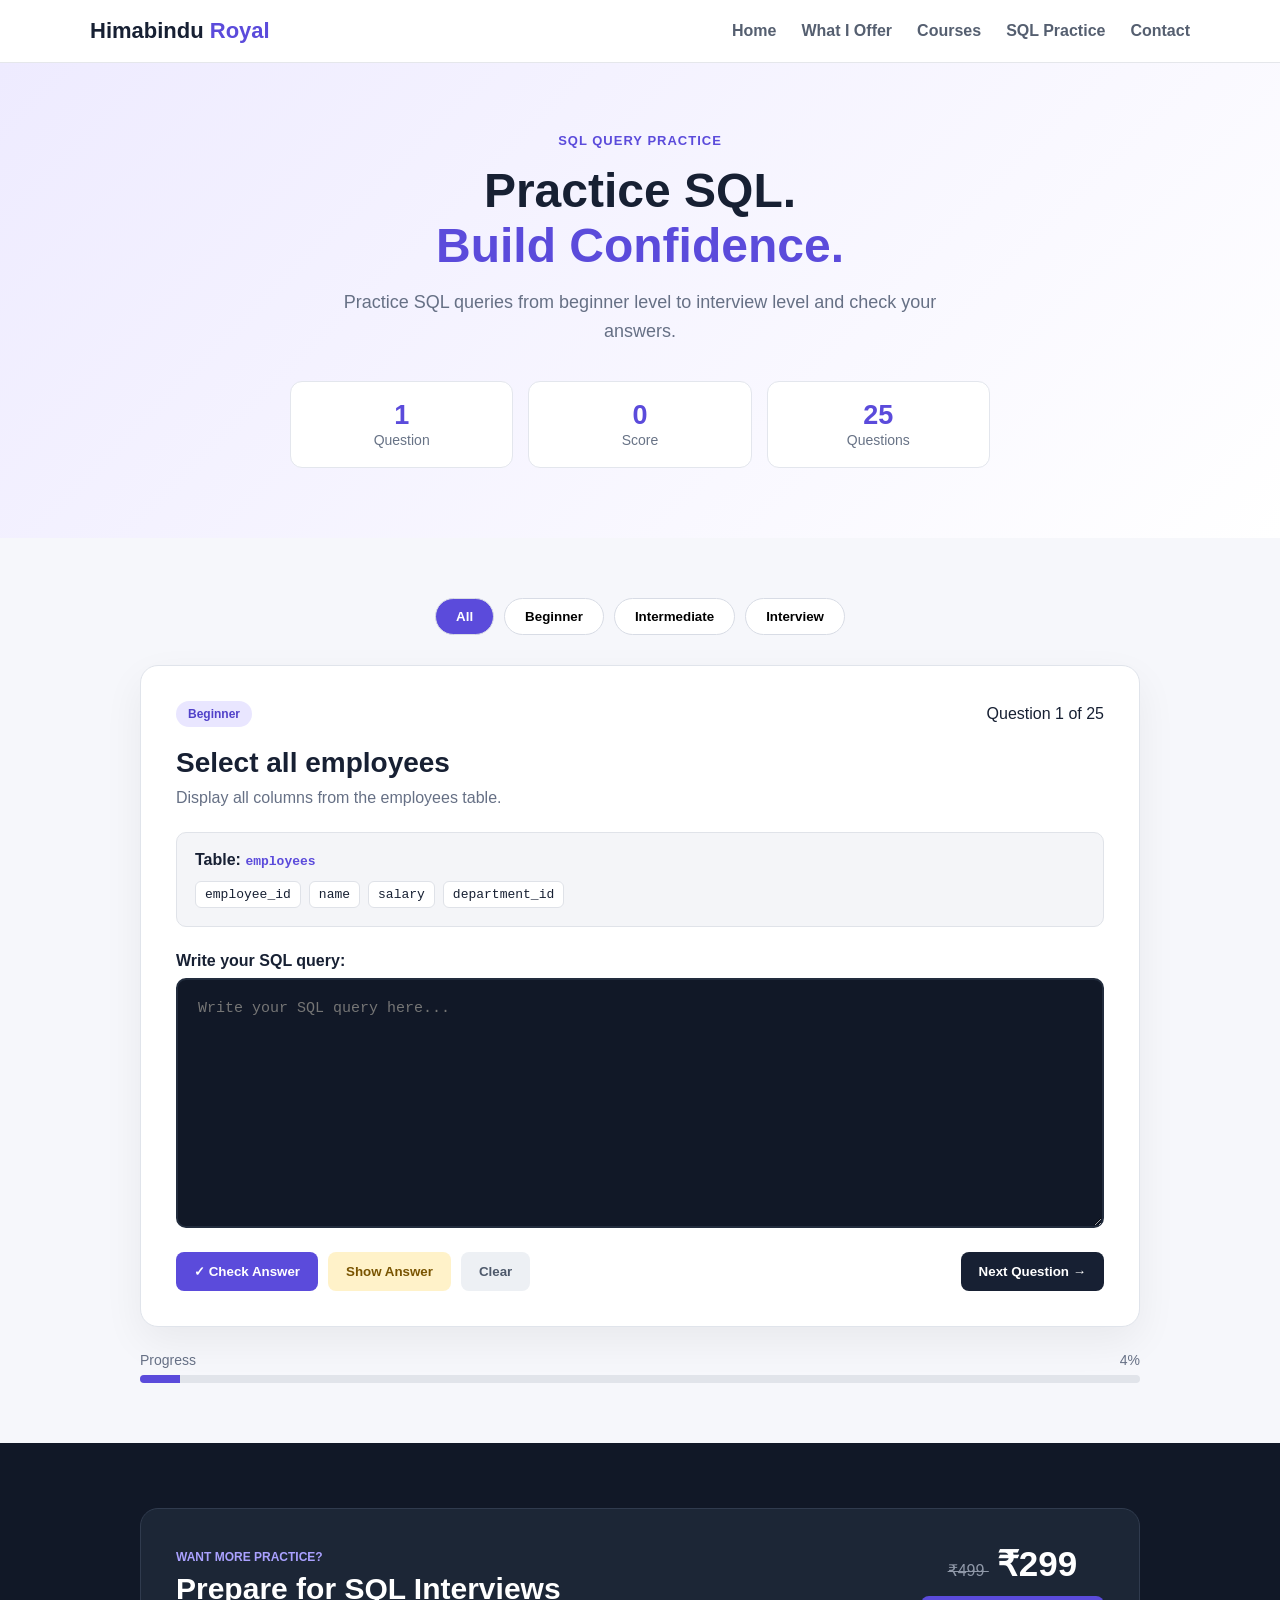
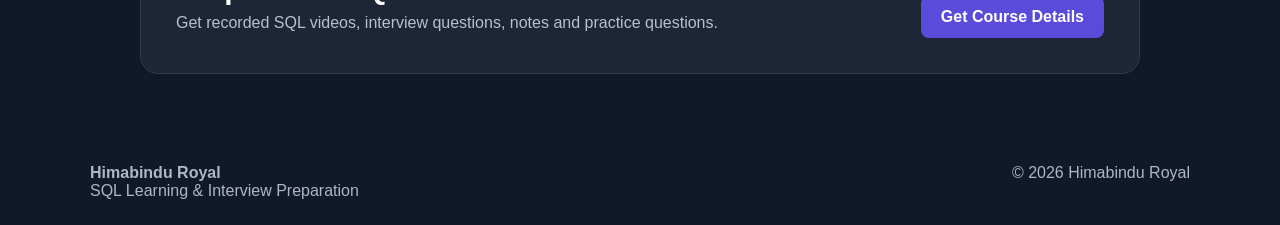
<file: practice.html>
<!DOCTYPE html>
<html lang="en">
<head>

<meta charset="UTF-8">

<meta name="viewport" content="width=device-width, initial-scale=1.0">

<title>SQL Query Practice | Himabindu Royal</title>

<style>

/* =========================
   BASIC
========================= */

* {
    box-sizing: border-box;
    margin: 0;
    padding: 0;
}

body {
    font-family: Arial, sans-serif;
    background: #f6f7fb;
    color: #172033;
}

.container {
    width: 92%;
    max-width: 1000px;
    margin: auto;
}


/* =========================
   NAVBAR
========================= */

.navbar {
    background: white;
    border-bottom: 1px solid #e5e7eb;
    padding: 18px 0;
}

.navbar-inner {
    width: 92%;
    max-width: 1100px;
    margin: auto;

    display: flex;
    justify-content: space-between;
    align-items: center;
}

.logo {
    font-size: 22px;
    font-weight: bold;
}

.logo span {
    color: #5b4bdb;
}

.nav-links {
    display: flex;
    gap: 25px;
}

.nav-links a {
    text-decoration: none;
    color: #555f70;
    font-weight: 600;
}


/* =========================
   HERO
========================= */

.hero {
    background: linear-gradient(
        135deg,
        #eeebff,
        #ffffff
    );

    padding: 70px 0;
    text-align: center;
}

.hero-label {
    color: #5b4bdb;
    font-size: 13px;
    font-weight: bold;
    letter-spacing: 1px;
}

.hero h1 {
    font-size: 48px;
    margin: 15px 0;
}

.hero h1 span {
    color: #5b4bdb;
}

.hero p {
    max-width: 650px;
    margin: auto;
    color: #667085;
    font-size: 18px;
    line-height: 1.6;
}


/* =========================
   STATS
========================= */

.stats {
    width: 700px;
    max-width: 100%;
    margin: 35px auto 0;

    display: grid;
    grid-template-columns: repeat(3, 1fr);
    gap: 15px;
}

.stat {
    background: white;
    border: 1px solid #e3e6ed;
    border-radius: 12px;
    padding: 18px;
}

.stat strong {
    display: block;
    font-size: 27px;
    color: #5b4bdb;
}

.stat span {
    color: #687386;
    font-size: 14px;
}


/* =========================
   PRACTICE
========================= */

.practice-section {
    padding: 60px 0;
}


/* FILTERS */

.filters {
    display: flex;
    justify-content: center;
    gap: 10px;
    flex-wrap: wrap;
    margin-bottom: 30px;
}

.filter {
    border: 1px solid #d8dce5;
    background: white;
    padding: 10px 20px;
    border-radius: 30px;
    cursor: pointer;
    font-weight: bold;
}

.filter.active {
    background: #5b4bdb;
    color: white;
}


/* CARD */

.practice-card {
    background: white;
    border: 1px solid #e0e4eb;
    border-radius: 18px;
    padding: 35px;

    box-shadow:
        0 15px 40px rgba(0,0,0,0.06);
}


/* HEADER */

.question-header {
    display: flex;
    justify-content: space-between;
    align-items: center;
    margin-bottom: 20px;
}

.level {
    background: #e9e6ff;
    color: #5141c9;
    padding: 6px 12px;
    border-radius: 20px;
    font-size: 12px;
    font-weight: bold;
}


/* QUESTION */

.practice-card h2 {
    font-size: 28px;
    margin-bottom: 10px;
}

.description {
    color: #667085;
    margin-bottom: 25px;
}


/* TABLE */

.table-box {
    background: #f4f5f8;
    border: 1px solid #e0e3e9;
    padding: 18px;
    border-radius: 10px;
    margin-bottom: 25px;
}

.table-title {
    font-weight: bold;
    margin-bottom: 12px;
}

.table-title code {
    color: #5b4bdb;
}

.columns {
    display: flex;
    flex-wrap: wrap;
    gap: 8px;
}

.column {
    background: white;
    border: 1px solid #dfe2e8;
    border-radius: 6px;
    padding: 5px 9px;
    font-family: monospace;
    font-size: 13px;
}


/* EDITOR */

.editor-label {
    display: block;
    font-weight: bold;
    margin-bottom: 8px;
}

textarea {
    width: 100%;
    min-height: 250px;

    background: #111827;
    color: #e5e7eb;

    border: 2px solid #222c3d;
    border-radius: 10px;

    padding: 20px;

    font-family: monospace;
    font-size: 15px;

    resize: vertical;
}

textarea:focus {
    outline: none;
    border-color: #5b4bdb;
}


/* FEEDBACK */

.feedback {
    display: none;
    margin-top: 15px;
    padding: 15px;
    border-radius: 8px;
    font-weight: bold;
}

.feedback.correct {
    display: block;
    background: #e9f8ef;
    color: #19743d;
}

.feedback.wrong {
    display: block;
    background: #fff0f0;
    color: #a33a3a;
}


/* ANSWER */

.answer {
    display: none;
    margin-top: 18px;
    border-radius: 10px;
    overflow: hidden;
    border: 1px solid #ddd;
}

.answer.show {
    display: block;
}

.answer-title {
    background: #e9e6ff;
    padding: 12px 16px;
    font-weight: bold;
    color: #4e3bb5;
}

.answer pre {
    margin: 0;
    padding: 20px;
    background: #111827;
    color: white;

    font-family: monospace;
    white-space: pre-wrap;
    overflow-x: auto;
}

.answer-note {
    padding: 12px 16px;
    background: #f5f6fa;
    color: #667085;
}


/* BUTTONS */

.buttons {
    display: flex;
    gap: 10px;
    flex-wrap: wrap;
    margin-top: 20px;
}

button {
    font-family: inherit;
}

.check,
.show-answer,
.clear,
.next {
    border: none;
    padding: 12px 18px;
    border-radius: 8px;
    cursor: pointer;
    font-weight: bold;
}

.check {
    background: #5b4bdb;
    color: white;
}

.show-answer {
    background: #fff2c9;
    color: #795400;
}

.clear {
    background: #edf0f4;
    color: #4e596b;
}

.next {
    background: #172033;
    color: white;
    margin-left: auto;
}


/* PROGRESS */

.progress-area {
    margin-top: 25px;
}

.progress-info {
    display: flex;
    justify-content: space-between;
    color: #667085;
    font-size: 14px;
    margin-bottom: 7px;
}

.progress-bar {
    height: 8px;
    background: #e1e4ea;
    border-radius: 20px;
    overflow: hidden;
}

.progress {
    height: 100%;
    background: #5b4bdb;
    width: 4%;
}


/* =========================
   CTA
========================= */

.cta-section {
    background: #111827;
    padding: 65px 0;
    color: white;
}

.cta {
    background: #1c2636;
    border: 1px solid #303b4e;
    border-radius: 18px;
    padding: 35px;

    display: flex;
    justify-content: space-between;
    align-items: center;
    gap: 30px;
}

.cta-label {
    color: #aaa1ff;
    font-size: 12px;
    font-weight: bold;
}

.cta h2 {
    font-size: 30px;
    margin: 8px 0;
}

.cta p {
    color: #b8c0ce;
}

.price {
    text-align: center;
}

.old-price {
    text-decoration: line-through;
    color: #8f98a8;
    margin-right: 8px;
}

.new-price {
    font-size: 35px;
    font-weight: bold;
}

.course-button {
    display: inline-block;
    margin-top: 12px;

    background: #5b4bdb;
    color: white;

    padding: 12px 20px;
    border-radius: 8px;

    text-decoration: none;
    font-weight: bold;
}


/* =========================
   COMPLETE
========================= */

.completed {
    text-align: center;
    padding: 50px 20px;
}

.completed-icon {
    font-size: 55px;
}

.completed h2 {
    font-size: 30px;
    margin: 10px 0;
}

.final-score {
    color: #5b4bdb;
    font-size: 50px;
    font-weight: bold;
    margin: 20px 0;
}


/* =========================
   FOOTER
========================= */

footer {
    background: #111827;
    color: #aeb7c7;
    padding: 25px;
}

.footer-inner {
    width: 92%;
    max-width: 1100px;
    margin: auto;

    display: flex;
    justify-content: space-between;
}


/* =========================
   MOBILE
========================= */

@media(max-width: 700px) {

    .nav-links {
        display: none;
    }

    .hero h1 {
        font-size: 38px;
    }

    .stats {
        grid-template-columns: 1fr;
    }

    .practice-card {
        padding: 22px;
    }

    .question-header {
        flex-direction: column;
        align-items: flex-start;
        gap: 10px;
    }

    .practice-card h2 {
        font-size: 23px;
    }

    .next {
        margin-left: 0;
    }

    .cta {
        flex-direction: column;
        align-items: flex-start;
    }

    .footer-inner {
        flex-direction: column;
        gap: 10px;
        text-align: center;
    }

}

</style>

</head>


<body>


<!-- ================= NAVBAR ================= -->

<header class="navbar">

    <div class="navbar-inner">

        <div class="logo">
            Himabindu <span>Royal</span>
        </div>

        <div class="nav-links">

            <a href="index.html">
                Home
            </a>

            <a href="index.html#offers">
                What I Offer
            </a>

            <a href="index.html#course">
                Courses
            </a>

            <a href="practice.html">
                SQL Practice
            </a>

            <a href="index.html#contact">
                Contact
            </a>

        </div>

    </div>

</header>



<!-- ================= HERO ================= -->

<section class="hero">

    <div class="container">

        <div class="hero-label">
            SQL QUERY PRACTICE
        </div>


        <h1>
            Practice SQL.
            <br>
            <span>Build Confidence.</span>
        </h1>


        <p>

            Practice SQL queries from beginner level
            to interview level and check your answers.

        </p>


        <div class="stats">

            <div class="stat">

                <strong id="questionNumber">
                    1
                </strong>

                <span>
                    Question
                </span>

            </div>


            <div class="stat">

                <strong id="score">
                    0
                </strong>

                <span>
                    Score
                </span>

            </div>


            <div class="stat">

                <strong>
                    25
                </strong>

                <span>
                    Questions
                </span>

            </div>

        </div>

    </div>

</section>



<!-- ================= PRACTICE ================= -->

<section class="practice-section">

    <div class="container">


        <div class="filters">

            <button
                class="filter active"
                onclick="filterQuestions('all', this)">

                All

            </button>


            <button
                class="filter"
                onclick="filterQuestions('beginner', this)">

                Beginner

            </button>


            <button
                class="filter"
                onclick="filterQuestions('intermediate', this)">

                Intermediate

            </button>


            <button
                class="filter"
                onclick="filterQuestions('interview', this)">

                Interview

            </button>

        </div>



        <div class="practice-card"
             id="practiceCard">


            <div class="question-header">

                <span
                    class="level"
                    id="level">

                    Beginner

                </span>


                <span id="counter">
                    Question 1 of 25
                </span>

            </div>


            <h2 id="title">
                Loading...
            </h2>


            <p
                class="description"
                id="description">

            </p>


            <div class="table-box">

                <div class="table-title">

                    Table:

                    <code id="table">
                        employees
                    </code>

                </div>


                <div
                    class="columns"
                    id="columns">

                </div>

            </div>


            <label
                class="editor-label">

                Write your SQL query:

            </label>


            <textarea
                id="sql"
                placeholder="Write your SQL query here..."></textarea>


            <div
                id="feedback"
                class="feedback">

            </div>


            <div
                id="answer"
                class="answer">

            </div>


            <div class="buttons">

                <button
                    class="check"
                    onclick="checkAnswer()">

                    ✓ Check Answer

                </button>


                <button
                    class="show-answer"
                    onclick="showAnswer()">

                    Show Answer

                </button>


                <button
                    class="clear"
                    onclick="clearAnswer()">

                    Clear

                </button>


                <button
                    class="next"
                    onclick="nextQuestion()">

                    Next Question →

                </button>

            </div>

        </div>



        <div class="progress-area">

            <div class="progress-info">

                <span>
                    Progress
                </span>

                <span id="progressText">
                    4%
                </span>

            </div>


            <div class="progress-bar">

                <div
                    class="progress"
                    id="progress">

                </div>

            </div>

        </div>

    </div>

</section>



<!-- ================= CTA ================= -->

<section class="cta-section">

    <div class="container">

        <div class="cta">

            <div>

                <div class="cta-label">
                    WANT MORE PRACTICE?
                </div>


                <h2>
                    Prepare for SQL Interviews
                </h2>


                <p>
                    Get recorded SQL videos,
                    interview questions,
                    notes and practice questions.
                </p>

            </div>


            <div class="price">

                <div>

                    <span class="old-price">
                        ₹499
                    </span>

                    <span class="new-price">
                        ₹299
                    </span>

                </div>


                <a
                    href="index.html#contact"
                    class="course-button">

                    Get Course Details

                </a>

            </div>

        </div>

    </div>

</section>



<!-- ================= FOOTER ================= -->

<footer>

    <div class="footer-inner">

        <div>

            <strong>
                Himabindu Royal
            </strong>

            <br>

            SQL Learning & Interview Preparation

        </div>


        <div>

            © <span id="year"></span>
            Himabindu Royal

        </div>

    </div>

</footer>



<script>

/* ==========================================
   QUESTIONS
========================================== */

const questions = [

    {
        level: "beginner",
        title: "Select all employees",
        description: "Display all columns from the employees table.",
        table: "employees",
        columns: ["employee_id", "name", "salary", "department_id"],
        answer: "SELECT * FROM employees;",
        keywords: ["select", "from", "employees"]
    },

    {
        level: "beginner",
        title: "Select employee names",
        description: "Display only the name column.",
        table: "employees",
        columns: ["employee_id", "name", "salary"],
        answer: "SELECT name FROM employees;",
        keywords: ["select", "name", "from", "employees"]
    },

    {
        level: "beginner",
        title: "Find salary above 50000",
        description: "Find employees whose salary is greater than 50000.",
        table: "employees",
        columns: ["employee_id", "name", "salary"],
        answer: "SELECT * FROM employees WHERE salary > 50000;",
        keywords: ["select", "from", "employees", "where", "salary", "50000"]
    },

    {
        level: "beginner",
        title: "Find IT employees",
        description: "Find employees who belong to the IT department.",
        table: "employees",
        columns: ["employee_id", "name", "department"],
        answer: "SELECT * FROM employees WHERE department = 'IT';",
        keywords: ["select", "from", "employees", "where", "department", "it"]
    },

    {
        level: "beginner",
        title: "Salary below 30000",
        description: "Find employees whose salary is less than 30000.",
        table: "employees",
        columns: ["employee_id", "name", "salary"],
        answer: "SELECT * FROM employees WHERE salary < 30000;",
        keywords: ["select", "from", "employees", "where", "salary", "30000"]
    },

    {
        level: "beginner",
        title: "Sort by salary",
        description: "Display employees from highest salary to lowest salary.",
        table: "employees",
        columns: ["employee_id", "name", "salary"],
        answer: "SELECT * FROM employees ORDER BY salary DESC;",
        keywords: ["select", "from", "employees", "order", "by", "salary", "desc"]
    },

    {
        level: "beginner",
        title: "Find unique departments",
        description: "Display each department only once.",
        table: "employees",
        columns: ["employee_id", "department"],
        answer: "SELECT DISTINCT department FROM employees;",
        keywords: ["select", "distinct", "department", "from", "employees"]
    },

    {
        level: "beginner",
        title: "Find employees between salaries",
        description: "Find employees with salary between 30000 and 60000.",
        table: "employees",
        columns: ["employee_id", "name", "salary"],
        answer: "SELECT * FROM employees WHERE salary BETWEEN 30000 AND 60000;",
        keywords: ["select", "from", "employees", "where", "salary", "between", "30000", "60000"]
    },

    {
        level: "beginner",
        title: "Names starting with A",
        description: "Find employees whose names start with A.",
        table: "employees",
        columns: ["employee_id", "name"],
        answer: "SELECT * FROM employees WHERE name LIKE 'A%';",
        keywords: ["select", "from", "employees", "where", "name", "like"]
    },

    {
        level: "beginner",
        title: "Count employees",
        description: "Find the total number of employees.",
        table: "employees",
        columns: ["employee_id", "name"],
        answer: "SELECT COUNT(*) FROM employees;",
        keywords: ["select", "count", "from", "employees"]
    },

    {
        level: "intermediate",
        title: "Find average salary",
        description: "Calculate the average employee salary.",
        table: "employees",
        columns: ["employee_id", "salary"],
        answer: "SELECT AVG(salary) FROM employees;",
        keywords: ["select", "avg", "salary", "from", "employees"]
    },

    {
        level: "intermediate",
        title: "Find maximum salary",
        description: "Find the highest salary.",
        table: "employees",
        columns: ["employee_id", "salary"],
        answer: "SELECT MAX(salary) FROM employees;",
        keywords: ["select", "max", "salary", "from", "employees"]
    },

    {
        level: "intermediate",
        title: "Find minimum salary",
        description: "Find the lowest salary.",
        table: "employees",
        columns: ["employee_id", "salary"],
        answer: "SELECT MIN(salary) FROM employees;",
        keywords: ["select", "min", "salary", "from", "employees"]
    },

    {
        level: "intermediate",
        title: "Find total salary",
        description: "Calculate the total salary.",
        table: "employees",
        columns: ["employee_id", "salary"],
        answer: "SELECT SUM(salary) FROM employees;",
        keywords: ["select", "sum", "salary", "from", "employees"]
    },

    {
        level: "intermediate",
        title: "Count employees by department",
        description: "Display department and employee count.",
        table: "employees",
        columns: ["employee_id", "department"],
        answer: "SELECT department, COUNT(*) FROM employees GROUP BY department;",
        keywords: ["select", "department", "count", "from", "employees", "group", "by"]
    },

    {
        level: "intermediate",
        title: "Departments with average salary above 50000",
        description: "Find departments whose average salary is greater than 50000.",
        table: "employees",
        columns: ["department", "salary"],
        answer: "SELECT department, AVG(salary) FROM employees GROUP BY department HAVING AVG(salary) > 50000;",
        keywords: ["select", "department", "avg", "salary", "group", "by", "having", "50000"]
    },

    {
        level: "intermediate",
        title: "Employees from IT or HR",
        description: "Find employees from IT or HR departments.",
        table: "employees",
        columns: ["employee_id", "name", "department"],
        answer: "SELECT * FROM employees WHERE department IN ('IT', 'HR');",
        keywords: ["select", "from", "employees", "where", "department", "in", "it", "hr"]
    },

    {
        level: "intermediate",
        title: "Find NULL manager IDs",
        description: "Find employees who do not have a manager.",
        table: "employees",
        columns: ["employee_id", "name", "manager_id"],
        answer: "SELECT * FROM employees WHERE manager_id IS NULL;",
        keywords: ["select", "from", "employees", "where", "manager_id", "is", "null"]
    },

    {
        level: "intermediate",
        title: "Join employees and departments",
        description: "Display employee names and department names.",
        table: "employees + departments",
        columns: ["name", "department_id", "department_name"],
        answer: "SELECT e.name, d.department_name FROM employees e INNER JOIN departments d ON e.department_id = d.department_id;",
        keywords: ["select", "from", "employees", "join", "departments", "on"]
    },

    {
        level: "intermediate",
        title: "Replace NULL phone numbers",
        description: "Show 'Not Available' when phone is NULL.",
        table: "employees",
        columns: ["employee_id", "phone"],
        answer: "SELECT COALESCE(phone, 'Not Available') FROM employees;",
        keywords: ["select", "coalesce", "phone", "from", "employees"]
    },

    {
        level: "interview",
        title: "Employees above average salary",
        description: "Find employees earning more than the average salary.",
        table: "employees",
        columns: ["employee_id", "name", "salary"],
        answer: "SELECT * FROM employees WHERE salary > (SELECT AVG(salary) FROM employees);",
        keywords: ["select", "from", "employees", "where", "salary", "avg"]
    },

    {
        level: "interview",
        title: "Find duplicate names",
        description: "Find employee names that appear more than once.",
        table: "employees",
        columns: ["employee_id", "name"],
        answer: "SELECT name, COUNT(*) FROM employees GROUP BY name HAVING COUNT(*) > 1;",
        keywords: ["select", "name", "count", "from", "employees", "group", "by", "having"]
    },

    {
        level: "interview",
        title: "Find second highest salary",
        description: "Find the second highest distinct salary.",
        table: "employees",
        columns: ["employee_id", "name", "salary"],
        answer: "SELECT MAX(salary) FROM employees WHERE salary < (SELECT MAX(salary) FROM employees);",
        keywords: ["select", "max", "salary", "from", "employees", "where"]
    },

    {
        level: "interview",
        title: "Employees without department",
        description: "Find employees who do not have a matching department.",
        table: "employees + departments",
        columns: ["name", "department_id"],
        answer: "SELECT e.name FROM employees e LEFT JOIN departments d ON e.department_id = d.department_id WHERE d.department_id IS NULL;",
        keywords: ["select", "from", "employees", "left", "join", "departments", "where", "null"]
    },

    {
        level: "interview",
        title: "Top 3 salaries",
        description: "Display the three highest salaries.",
        table: "employees",
        columns: ["employee_id", "name", "salary"],
        answer: "SELECT * FROM employees ORDER BY salary DESC LIMIT 3;",
        keywords: ["select", "from", "employees", "order", "by", "salary", "desc", "limit", "3"]
    }

];



/* ==========================================
   VARIABLES
========================================== */

let currentQuestions = questions;

let currentIndex = 0;

let score = 0;

let answered = false;



/* ==========================================
   LOAD QUESTION
========================================== */

function loadQuestion() {

    const q =
        currentQuestions[currentIndex];


    document.getElementById("title")
        .textContent = q.title;


    document.getElementById("description")
        .textContent = q.description;


    document.getElementById("table")
        .textContent = q.table;


    document.getElementById("level")
        .textContent =
        q.level.charAt(0).toUpperCase()
        + q.level.slice(1);


    document.getElementById("counter")
        .textContent =
        "Question "
        + (currentIndex + 1)
        + " of "
        + currentQuestions.length;


    document.getElementById("questionNumber")
        .textContent =
        currentIndex + 1;


    document.getElementById("sql")
        .value = "";


    document.getElementById("feedback")
        .className = "feedback";


    document.getElementById("feedback")
        .textContent = "";


    document.getElementById("answer")
        .className = "answer";


    document.getElementById("answer")
        .innerHTML = "";


    const columns =
        document.getElementById("columns");


    columns.innerHTML = "";


    q.columns.forEach(function(column) {

        const item =
            document.createElement("span");

        item.className = "column";

        item.textContent = column;

        columns.appendChild(item);

    });


    answered = false;


    updateProgress();

}



/* ==========================================
   CHECK ANSWER
========================================== */

function checkAnswer() {

    if (answered) {
        return;
    }


    const userAnswer =
        document.getElementById("sql")
        .value
        .toLowerCase()
        .replace(/\s+/g, " ")
        .trim();


    const feedback =
        document.getElementById("feedback");


    if (!userAnswer) {

        feedback.className =
            "feedback wrong";

        feedback.textContent =
            "Please write your SQL query first.";

        return;

    }


    const q =
        currentQuestions[currentIndex];


    let correct = true;


    q.keywords.forEach(function(keyword) {

        if (
            !userAnswer.includes(
                keyword.toLowerCase()
            )
        ) {

            correct = false;

        }

    });


    if (correct) {

        score++;

        answered = true;


        document.getElementById("score")
            .textContent = score;


        feedback.className =
            "feedback correct";


        feedback.textContent =
            "✓ Correct! Great job.";

    } else {

        feedback.className =
            "feedback wrong";


        feedback.textContent =
            "✗ Not quite. Try again or click Show Answer.";

    }

}



/* ==========================================
   SHOW ANSWER
========================================== */

function showAnswer() {

    const q =
        currentQuestions[currentIndex];


    const answer =
        document.getElementById("answer");


    answer.className =
        "answer show";


    answer.innerHTML = `

        <div class="answer-title">
            Correct Answer
        </div>

        <pre>${escapeHTML(q.answer)}</pre>

        <div class="answer-note">
            💡 Try to understand the query before moving to the next question.
        </div>

    `;

}



/* ==========================================
   CLEAR
========================================== */

function clearAnswer() {

    document.getElementById("sql")
        .value = "";


    document.getElementById("feedback")
        .className = "feedback";


    document.getElementById("feedback")
        .textContent = "";

}



/* ==========================================
   NEXT
========================================== */

function nextQuestion() {

    if (
        currentIndex <
        currentQuestions.length - 1
    ) {

        currentIndex++;

        loadQuestion();

    } else {

        showCompleted();

    }

}



/* ==========================================
   FILTER
========================================== */

function filterQuestions(
    level,
    button
) {

    document
        .querySelectorAll(".filter")
        .forEach(function(btn) {

            btn.classList.remove("active");

        });


    button.classList.add("active");


    if (level === "all") {

        currentQuestions =
            questions;

    } else {

        currentQuestions =
            questions.filter(function(q) {

                return q.level === level;

            });

    }


    currentIndex = 0;

    score = 0;


    document.getElementById("score")
        .textContent = "0";


    loadQuestion();

}



/* ==========================================
   PROGRESS
========================================== */

function updateProgress() {

    const percent =
        (
            (currentIndex + 1)
            /
            currentQuestions.length
        ) * 100;


    document.getElementById("progress")
        .style.width =
        percent + "%";


    document.getElementById("progressText")
        .textContent =
        Math.round(percent) + "%";

}



/* ==========================================
   COMPLETE
========================================== */

function showCompleted() {

    document.getElementById("practiceCard")
        .innerHTML = `

        <div class="completed">

            <div class="completed-icon">
                🎉
            </div>

            <h2>
                Practice Complete!
            </h2>

            <p>
                You completed
                ${currentQuestions.length}
                questions.
            </p>

            <div class="final-score">
                ${score} /
                ${currentQuestions.length}
            </div>

            <p>
                Keep practicing to improve your SQL skills.
            </p>

            <br>

            <button
                class="check"
                onclick="location.reload()">

                Practice Again

            </button>

        </div>

    `;

}



/* ==========================================
   ESCAPE HTML
========================================== */

function escapeHTML(text) {

    return text
        .replace(/&/g, "&amp;")
        .replace(/</g, "&lt;")
        .replace(/>/g, "&gt;")
        .replace(/"/g, "&quot;")
        .replace(/'/g, "&#039;");

}



/* ==========================================
   YEAR
========================================== */

document.getElementById("year")
    .textContent =
    new Date().getFullYear();



/* ==========================================
   START
========================================== */

loadQuestion();

</script>

</body>
</html>
</file>
